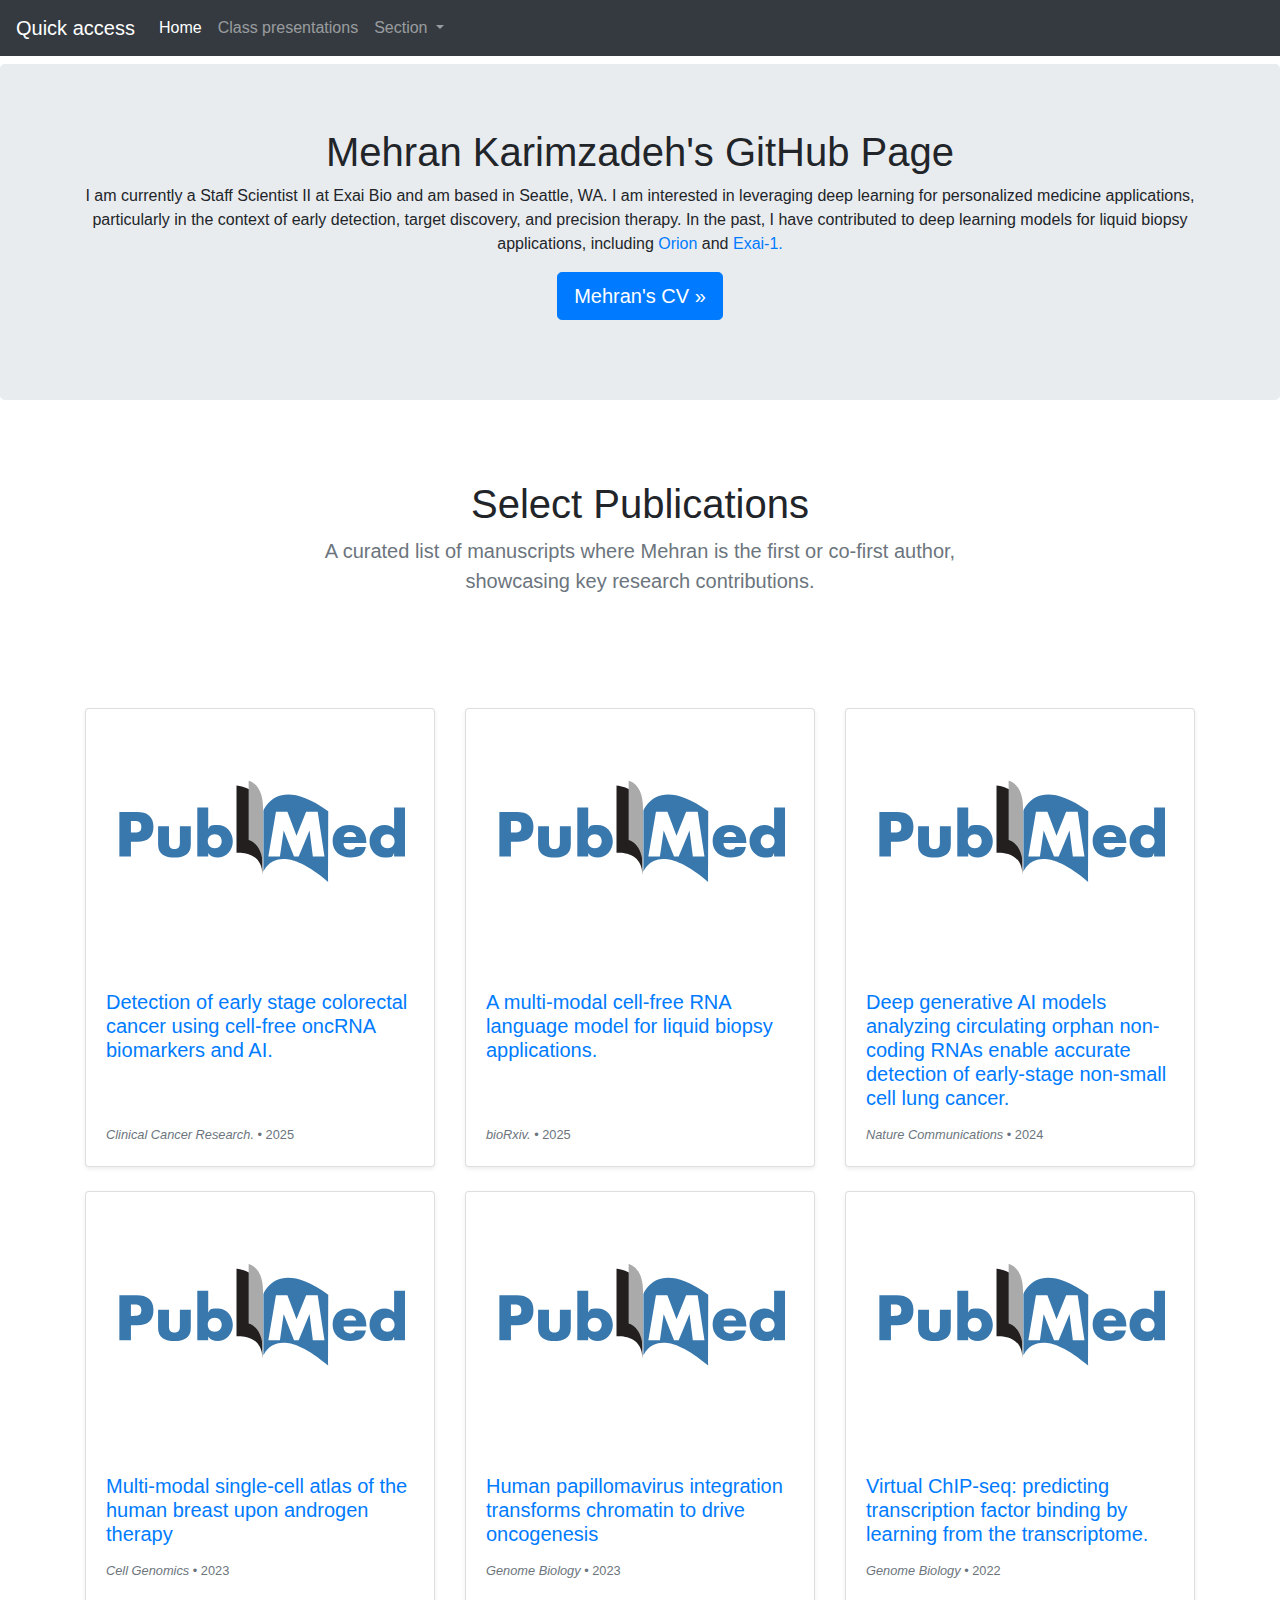
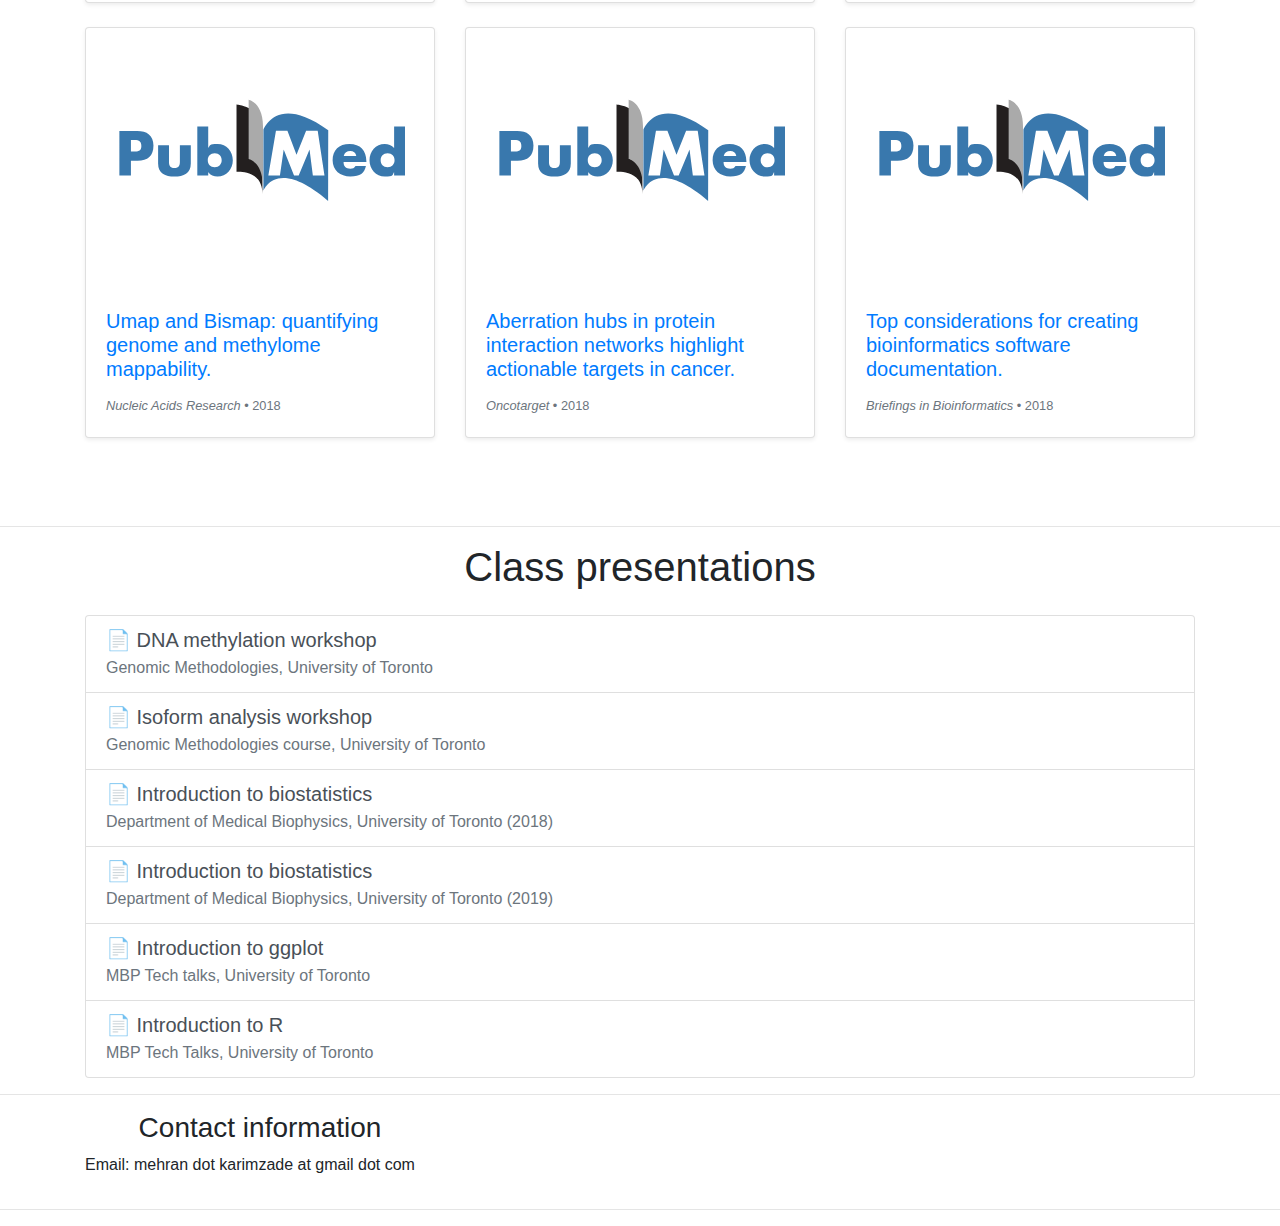
<file: index.html>
<!DOCTYPE html>
<html lang="en">
  <head>
    <meta charset="UTF-8">
    <meta http-equiv="X-UA-Compatible" content="IE=edge">
    <meta name="viewport" content="width=device-width, initial-scale=1">
    <title>Mehran's GitHub Page</title>
    <!-- Bootstrap -->
    <link href="css/bootstrap-4.4.1.css" rel="stylesheet">
  </head>
  <body>
    <nav class="navbar navbar-expand-lg navbar-dark bg-dark">
      <a class="navbar-brand" href="#">Quick access</a>
      <button class="navbar-toggler" type="button" data-toggle="collapse" data-target="#navbarSupportedContent" aria-controls="navbarSupportedContent" aria-expanded="false" aria-label="Toggle navigation">
      <span class="navbar-toggler-icon"></span>
      </button>
      <div class="collapse navbar-collapse" id="navbarSupportedContent">
        <ul class="navbar-nav mr-auto">
          <li class="nav-item active">
            <a class="nav-link" href="#">Home <span class="sr-only">(current)</span></a>
          </li>
          <li class="nav-item">
            <a class="nav-link" href="#class.presentation">Class presentations</a>
          </li>
          <li class="nav-item dropdown">
            <a class="nav-link dropdown-toggle" href="#" id="navbarDropdown" role="button" data-toggle="dropdown" aria-haspopup="true" aria-expanded="false">
            Section
            </a>
            <div class="dropdown-menu" aria-labelledby="navbarDropdown">
              <a class="dropdown-item" href="#select.publication">Select publications</a>
              <a class="dropdown-item" href="#latest.work">Latest work</a>
              <a class="dropdown-item" href="#class.presentation">Class presentations</a>
			  <a class="dropdown-item" href="#contact">Contact</a>
            </div>
          </li>
        </ul>
      </div>
    </nav>
    <section>
      <div class="jumbotron text-center mt-2">
        <div class="container">
          <div class="row">
            <div class="col-12">
              <h1>Mehran Karimzadeh's GitHub Page</h1>
              <p>I am currently a Staff Scientist II at Exai Bio and am based in Seattle, WA.
              I am interested in leveraging deep learning for
                personalized medicine applications, particularly in the context of 
                early detection, target discovery, and precision therapy.
              In the past, I have contributed to deep learning models for liquid biopsy applications,
                including <a href="https://doi.org/10.1038/s41467-024-53851-9">Orion</a> and
                <a href="https://doi.org/10.1101/2025.03.26.645557">Exai-1.</a></p>
                <p><a class="btn btn-primary btn-lg" href="KARIMZADEH_CV.pdf" target="_blank" role="button">Mehran's CV »</a></p>
            </div>
          </div>
        </div>
      </div>
    </section>
    <section class="py-5">
      <div class="container">
        <div class="row">
          <div class="col-lg-8 mx-auto text-center mb-5">
            <h1 id="select.publication">Select Publications</h1>
            <p class="lead text-muted">A curated list of manuscripts where Mehran is the first or co-first author, showcasing key research contributions.</p>
          </div>
        </div>
      </div>
    </section>
    
    <section class="pb-5">
      <div class="container">
        <div class="row">
    
          <div class="col-md-4 col-12 mb-4">
            <div class="card h-100 shadow-sm">
              <img src="images/pubmed-meta-image.svg" class="card-img-top" alt="Publication representation">
              <div class="card-body d-flex flex-column">
                <h5 class="card-title">
                  <a href="https://doi.org/10.1158/1078-0432.CCR-25-0449" target="_blank" class="text-decoration-none">Detection of early stage colorectal cancer using cell-free oncRNA biomarkers and AI.</a>
                </h5>
                <p class="card-text mt-auto">
                  <small class="text-muted"><em>Clinical Cancer Research.</em> &bull; 2025</small>
                </p>
              </div>
            </div>
          </div>
    
          <div class="col-md-4 col-12 mb-4">
            <div class="card h-100 shadow-sm">
              <img src="images/pubmed-meta-image.svg" class="card-img-top" alt="Publication representation">
              <div class="card-body d-flex flex-column">
                <h5 class="card-title">
                  <a href="https://doi.org/10.1101/2025.03.26.645557" target="_blank" class="text-decoration-none">A multi-modal cell-free RNA language model for liquid biopsy applications.</a>
                </h5>
                <p class="card-text mt-auto">
                  <small class="text-muted"><em>bioRxiv.</em> &bull; 2025</small>
                </p>
              </div>
            </div>
          </div>
    
          <div class="col-md-4 col-12 mb-4">
            <div class="card h-100 shadow-sm">
              <img src="images/pubmed-meta-image.svg" class="card-img-top" alt="Publication representation">
              <div class="card-body d-flex flex-column">
                <h5 class="card-title">
                  <a href="https://www.nature.com/articles/s41467-024-53851-9" target="_blank" class="text-decoration-none">Deep generative AI models analyzing circulating orphan non-coding RNAs enable accurate detection of early-stage non-small cell lung cancer.</a>
                </h5>
                <p class="card-text mt-auto">
                  <small class="text-muted"><em>Nature Communications</em> &bull; 2024</small>
                </p>
              </div>
            </div>
          </div>
    
          <div class="col-md-4 col-12 mb-4">
            <div class="card h-100 shadow-sm">
              <img src="images/pubmed-meta-image.svg" class="card-img-top" alt="Publication representation">
              <div class="card-body d-flex flex-column">
                <h5 class="card-title">
                  <a href="https://doi.org/10.1016/j.xgen.2023.100272" target="_blank" class="text-decoration-none">Multi-modal single-cell atlas of the human breast upon androgen therapy</a>
                </h5>
                <p class="card-text mt-auto">
                  <small class="text-muted"><em>Cell Genomics</em> &bull; 2023</small>
                </p>
              </div>
            </div>
          </div>
    
          <div class="col-md-4 col-12 mb-4">
            <div class="card h-100 shadow-sm">
              <img src="images/pubmed-meta-image.svg" class="card-img-top" alt="Publication representation">
              <div class="card-body d-flex flex-column">
                <h5 class="card-title">
                  <a href="https://doi.org/10.1186/s13059-023-02926-9" target="_blank" class="text-decoration-none">Human papillomavirus integration transforms chromatin to drive oncogenesis</a>
                </h5>
                <p class="card-text mt-auto">
                  <small class="text-muted"><em>Genome Biology</em> &bull; 2023</small>
                </p>
              </div>
            </div>
          </div>
    
          <div class="col-md-4 col-12 mb-4">
            <div class="card h-100 shadow-sm">
              <img src="images/pubmed-meta-image.svg" class="card-img-top" alt="Publication representation">
              <div class="card-body d-flex flex-column">
                <h5 class="card-title">
                  <a href="https://doi.org/10.1186/s13059-022-02690-2" target="_blank" class="text-decoration-none">Virtual ChIP-seq: predicting transcription factor binding by learning from the transcriptome.</a>
                </h5>
                <p class="card-text mt-auto">
                  <small class="text-muted"><em>Genome Biology</em> &bull; 2022</small>
                </p>
              </div>
            </div>
          </div>
    
          <div class="col-md-4 col-12 mb-4">
            <div class="card h-100 shadow-sm">
              <img src="images/pubmed-meta-image.svg" class="card-img-top" alt="Publication representation">
              <div class="card-body d-flex flex-column">
                <h5 class="card-title">
                  <a href="https://doi.org/10.1093/nar/gky677" target="_blank" class="text-decoration-none">Umap and Bismap: quantifying genome and methylome mappability.</a>
                </h5>
                <p class="card-text mt-auto">
                  <small class="text-muted"><em>Nucleic Acids Research</em> &bull; 2018</small>
                </p>
              </div>
            </div>
          </div>
    
          <div class="col-md-4 col-12 mb-4">
            <div class="card h-100 shadow-sm">
              <img src="images/pubmed-meta-image.svg" class="card-img-top" alt="Publication representation">
              <div class="card-body d-flex flex-column">
                <h5 class="card-title">
                  <a href="https://dx.doi.org/10.18632%2Foncotarget.25382" target="_blank" class="text-decoration-none">Aberration hubs in protein interaction networks highlight actionable targets in cancer.</a>
                </h5>
                <p class="card-text mt-auto">
                  <small class="text-muted"><em>Oncotarget</em> &bull; 2018</small>
                </p>
              </div>
            </div>
          </div>
    
          <div class="col-md-4 col-12 mb-4">
            <div class="card h-100 shadow-sm">
              <img src="images/pubmed-meta-image.svg" class="card-img-top" alt="Publication representation">
              <div class="card-body d-flex flex-column">
                <h5 class="card-title">
                  <a href="https://doi.org/10.1093/bib/bbw134" target="_blank" class="text-decoration-none">Top considerations for creating bioinformatics software documentation.</a>
                </h5>
                <p class="card-text mt-auto">
                  <small class="text-muted"><em>Briefings in Bioinformatics</em> &bull; 2018</small>
                </p>
              </div>
            </div>
          </div>
    
        </div>
      </div>
    </section>    
    <hr>    
    <section>
      <div class="container">
        <div class="row">
          <div class="col-12">
            <h1 id="class.presentation" class="text-center mb-4">Class presentations</h1>
            
            <div class="list-group">
              
              <a href="dnaMethylationAnalysis/dnaMethylationAnalysis_v1.1.html" class="list-group-item list-group-item-action">
                <h5 class="mb-1">📄 DNA methylation workshop</h5>
                <p class="mb-0 text-muted">Genomic Methodologies, University of Toronto</p>
              </a>
              
              <a href="isoformworkshop/isoformAnalysis.html" class="list-group-item list-group-item-action">
                <h5 class="mb-1">📄 Isoform analysis workshop</h5>
                <p class="mb-0 text-muted">Genomic Methodologies course, University of Toronto</p>
              </a>
              
              <a href="https://jasonlerch.github.io/MBP-stats-2018" class="list-group-item list-group-item-action">
                <h5 class="mb-1">📄 Introduction to biostatistics</h5>
                <p class="mb-0 text-muted">Department of Medical Biophysics, University of Toronto (2018)</p>
              </a>
              
              <a href="https://jasonlerch.github.io/MBP-stats-2019/" class="list-group-item list-group-item-action">
                <h5 class="mb-1">📄 Introduction to biostatistics</h5>
                <p class="mb-0 text-muted">Department of Medical Biophysics, University of Toronto (2019)</p>
              </a>
              
              <a href="https://docs.google.com/presentation/d/e/2PACX-1vTvcG4QneCQB8bpCzM0_FFbJaYnhQyDPTEOnD3ps1-K6yicR5KZ0K3g1apU-7PQTBsVC22HmYeKoyo1/pub" class="list-group-item list-group-item-action">
                <h5 class="mb-1">📄 Introduction to ggplot</h5>
                <p class="mb-0 text-muted">MBP Tech talks, University of Toronto</p>
              </a>
              
              <a href="https://mbp-tech-talks.github.io/2017-2018/intro-to-R_mehran-karimzadeh_francis-nguyen.pdf" class="list-group-item list-group-item-action">
                <h5 class="mb-1">📄 Introduction to R</h5>
                <p class="mb-0 text-muted">MBP Tech Talks, University of Toronto</p>
              </a>
              
            </div>
          </div>
        </div>
      </div>
    </section>
    <hr>
    <div class="section">
      <div class="container">
        <div class="row">
          <div class="col-md-4 col-12">
            <h3 class="text-center" id="contact">Contact information</h3>
            <p>Email: mehran dot karimzade at gmail dot com</p>
          </div>
        </div>
      </div>
    </div>
    <hr>
    <footer class="text-center">
      <div class="container">
        <div class="row">
          <div class="col-12">
          </div>
        </div>
      </div>
    </footer>
    <!-- jQuery (necessary for Bootstrap's JavaScript plugins) -->
    <script src="js/jquery-3.4.1.min.js"></script>
    <!-- Include all compiled plugins (below), or include individual files as needed -->
    <script src="js/popper.min.js"></script>
    <script src="js/bootstrap-4.4.1.js"></script>
  </body>
</html>
</file>
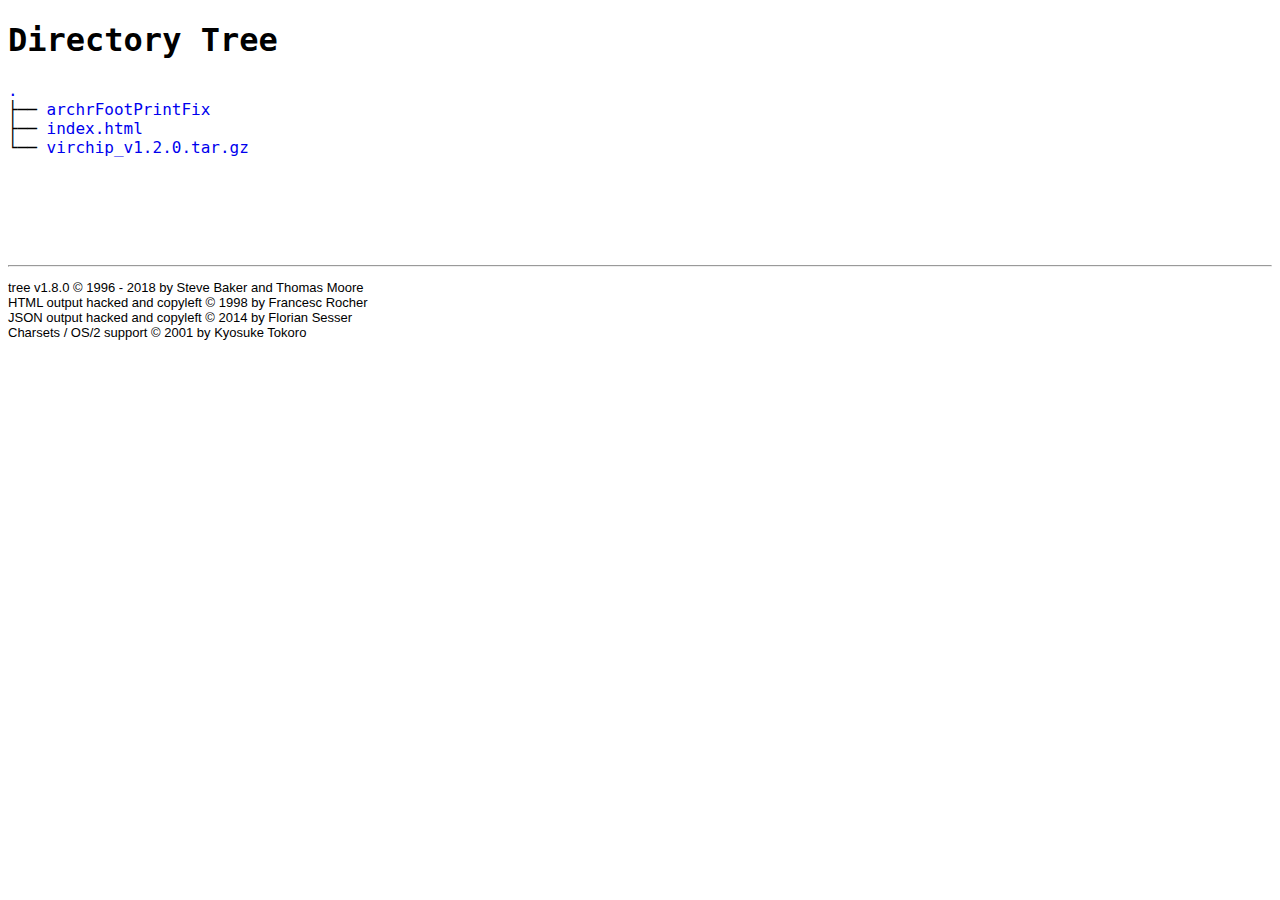
<file: packages/index.html>
<!DOCTYPE html>
<html>
<head>
 <meta http-equiv="Content-Type" content="text/html; charset=utf-8">
 <meta name="Author" content="Made by 'tree'">
 <meta name="GENERATOR" content="$Version: $ tree v1.8.0 (c) 1996 - 2018 by Steve Baker, Thomas Moore, Francesc Rocher, Florian Sesser, Kyosuke Tokoro $">
 <title>Directory Tree</title>
 <style type="text/css">
  <!-- 
  BODY { font-family : ariel, monospace, sans-serif; }
  P { font-weight: normal; font-family : ariel, monospace, sans-serif; color: black; background-color: transparent;}
  B { font-weight: normal; color: black; background-color: transparent;}
  A:visited { font-weight : normal; text-decoration : none; background-color : transparent; margin : 0px 0px 0px 0px; padding : 0px 0px 0px 0px; display: inline; }
  A:link    { font-weight : normal; text-decoration : none; margin : 0px 0px 0px 0px; padding : 0px 0px 0px 0px; display: inline; }
  A:hover   { color : #000000; font-weight : normal; text-decoration : underline; background-color : yellow; margin : 0px 0px 0px 0px; padding : 0px 0px 0px 0px; display: inline; }
  A:active  { color : #000000; font-weight: normal; background-color : transparent; margin : 0px 0px 0px 0px; padding : 0px 0px 0px 0px; display: inline; }
  .VERSION { font-size: small; font-family : arial, sans-serif; }
  .NORM  { color: black;  background-color: transparent;}
  .FIFO  { color: purple; background-color: transparent;}
  .CHAR  { color: yellow; background-color: transparent;}
  .DIR   { color: blue;   background-color: transparent;}
  .BLOCK { color: yellow; background-color: transparent;}
  .LINK  { color: aqua;   background-color: transparent;}
  .SOCK  { color: fuchsia;background-color: transparent;}
  .EXEC  { color: green;  background-color: transparent;}
  -->
 </style>
</head>
<body>
	<h1>Directory Tree</h1><p>
	<a href=".">.</a><br>
	├── <a href="./archrFootPrintFix/">archrFootPrintFix</a><br>
	├── <a href="./index.html">index.html</a><br>
	└── <a href="./virchip_v1.2.0.tar.gz">virchip_v1.2.0.tar.gz</a><br>
	<br><br>
	</p>
	<p>
	<br><br>
	</p>
	<hr>
	<p class="VERSION">
		 tree v1.8.0 © 1996 - 2018 by Steve Baker and Thomas Moore <br>
		 HTML output hacked and copyleft © 1998 by Francesc Rocher <br>
		 JSON output hacked and copyleft © 2014 by Florian Sesser <br>
		 Charsets / OS/2 support © 2001 by Kyosuke Tokoro
	</p>
</body>
</html>
</file>
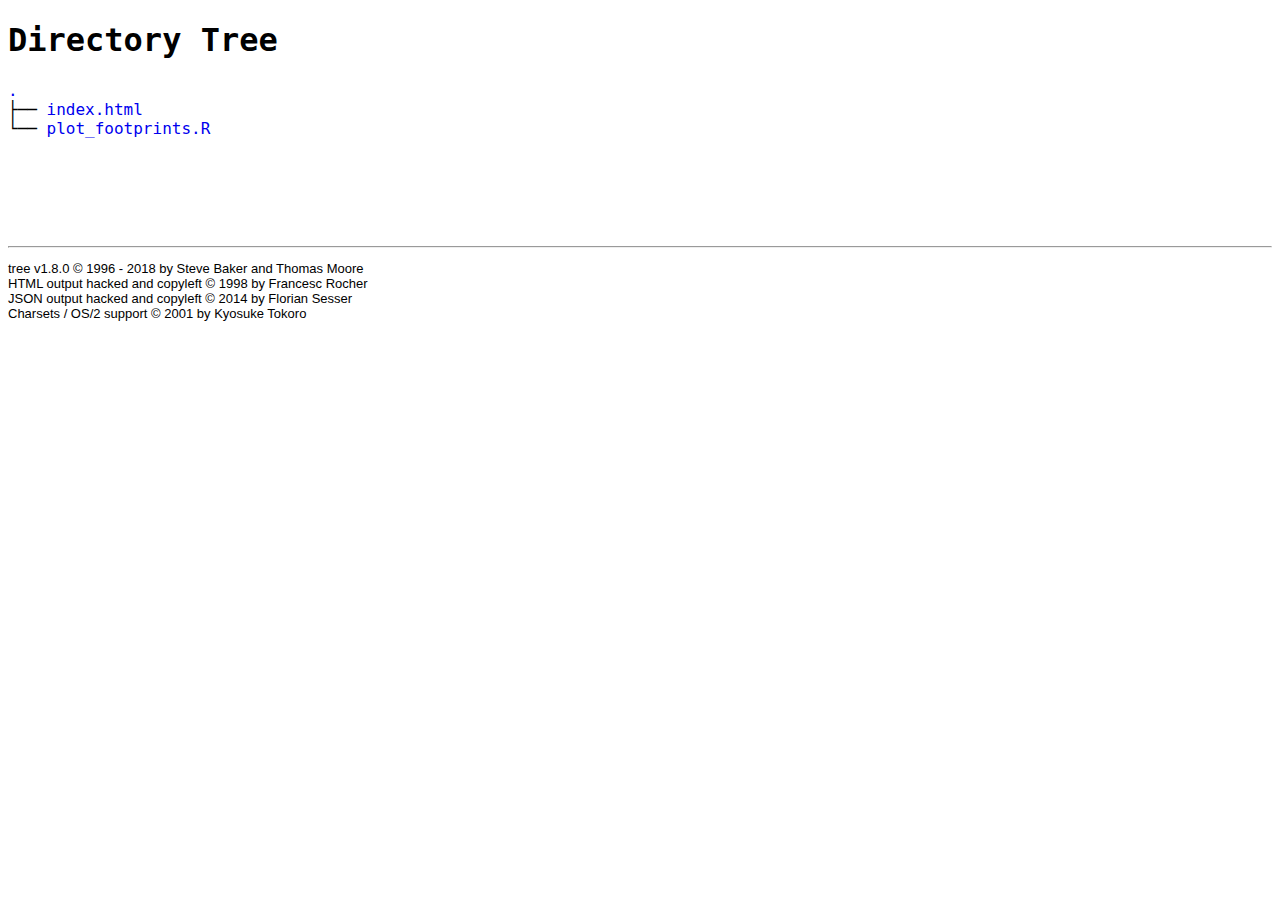
<file: packages/archrFootPrintFix/index.html>
<!DOCTYPE html>
<html>
<head>
 <meta http-equiv="Content-Type" content="text/html; charset=utf-8">
 <meta name="Author" content="Made by 'tree'">
 <meta name="GENERATOR" content="$Version: $ tree v1.8.0 (c) 1996 - 2018 by Steve Baker, Thomas Moore, Francesc Rocher, Florian Sesser, Kyosuke Tokoro $">
 <title>Directory Tree</title>
 <style type="text/css">
  <!-- 
  BODY { font-family : ariel, monospace, sans-serif; }
  P { font-weight: normal; font-family : ariel, monospace, sans-serif; color: black; background-color: transparent;}
  B { font-weight: normal; color: black; background-color: transparent;}
  A:visited { font-weight : normal; text-decoration : none; background-color : transparent; margin : 0px 0px 0px 0px; padding : 0px 0px 0px 0px; display: inline; }
  A:link    { font-weight : normal; text-decoration : none; margin : 0px 0px 0px 0px; padding : 0px 0px 0px 0px; display: inline; }
  A:hover   { color : #000000; font-weight : normal; text-decoration : underline; background-color : yellow; margin : 0px 0px 0px 0px; padding : 0px 0px 0px 0px; display: inline; }
  A:active  { color : #000000; font-weight: normal; background-color : transparent; margin : 0px 0px 0px 0px; padding : 0px 0px 0px 0px; display: inline; }
  .VERSION { font-size: small; font-family : arial, sans-serif; }
  .NORM  { color: black;  background-color: transparent;}
  .FIFO  { color: purple; background-color: transparent;}
  .CHAR  { color: yellow; background-color: transparent;}
  .DIR   { color: blue;   background-color: transparent;}
  .BLOCK { color: yellow; background-color: transparent;}
  .LINK  { color: aqua;   background-color: transparent;}
  .SOCK  { color: fuchsia;background-color: transparent;}
  .EXEC  { color: green;  background-color: transparent;}
  -->
 </style>
</head>
<body>
	<h1>Directory Tree</h1><p>
	<a href=".">.</a><br>
	├── <a href="./index.html">index.html</a><br>
	└── <a href="./plot_footprints.R">plot_footprints.R</a><br>
	<br><br>
	</p>
	<p>
	<br><br>
	</p>
	<hr>
	<p class="VERSION">
		 tree v1.8.0 © 1996 - 2018 by Steve Baker and Thomas Moore <br>
		 HTML output hacked and copyleft © 1998 by Francesc Rocher <br>
		 JSON output hacked and copyleft © 2014 by Florian Sesser <br>
		 Charsets / OS/2 support © 2001 by Kyosuke Tokoro
	</p>
</body>
</html>
</file>
